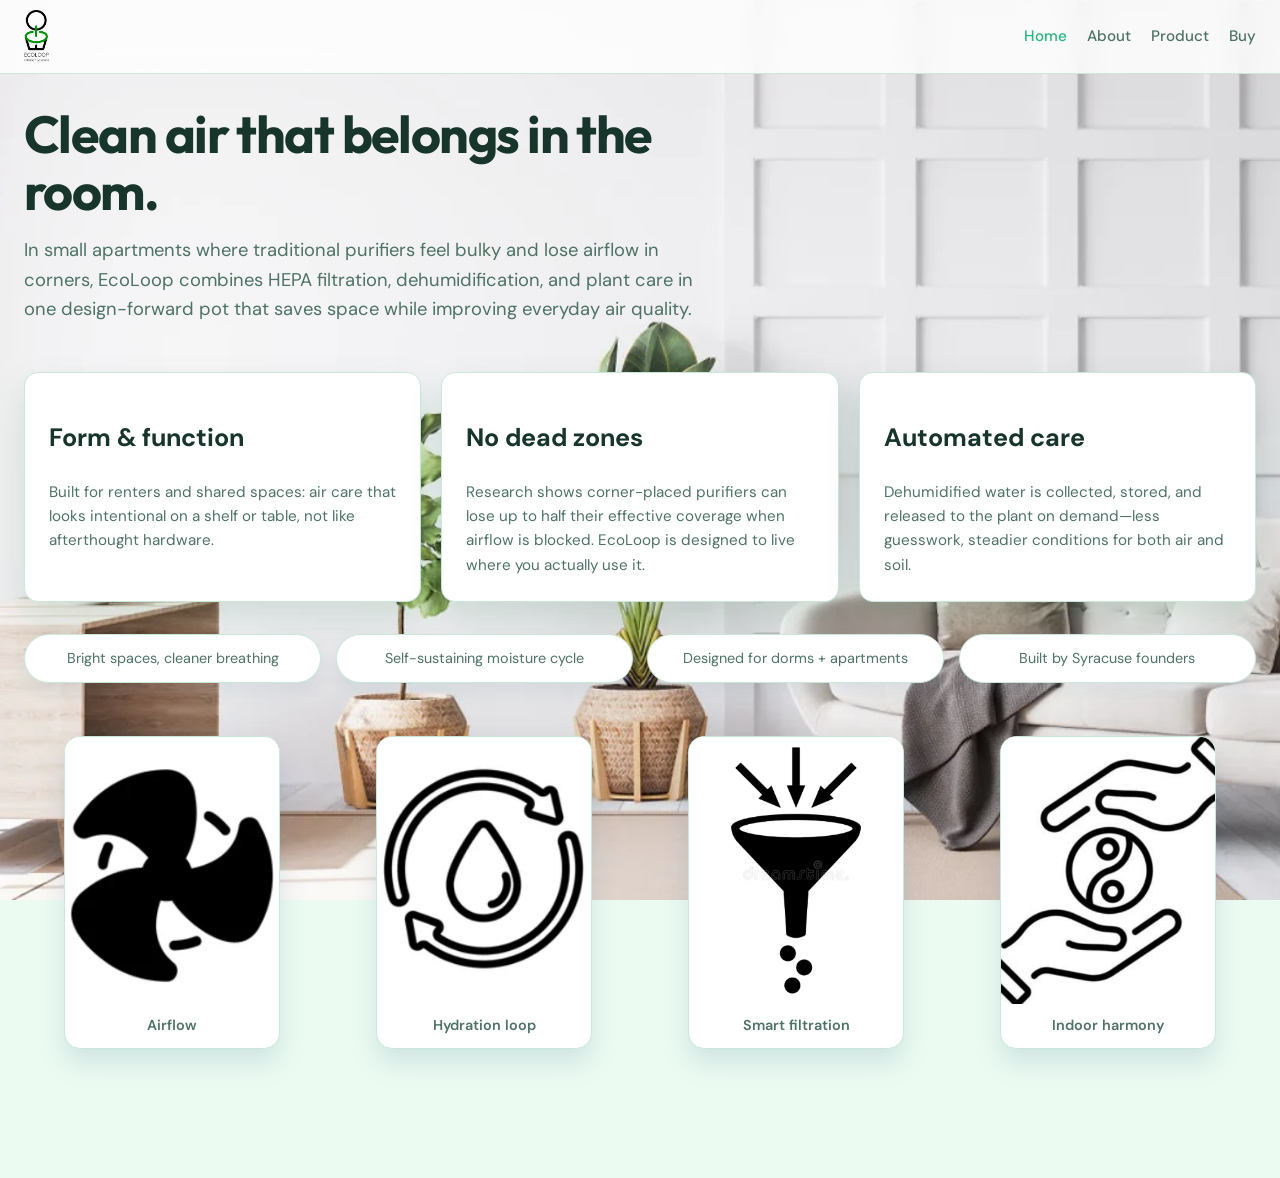
<file: index.html>
<!DOCTYPE html>
<html lang="en">
  <head>
    <meta charset="UTF-8" />
    <meta name="viewport" content="width=device-width, initial-scale=1" />
    <title>EcoLoop — Home</title>
    <link rel="preconnect" href="https://fonts.googleapis.com" />
    <link rel="preconnect" href="https://fonts.gstatic.com" crossorigin />
    <link
      href="https://fonts.googleapis.com/css2?family=DM+Sans:ital,opsz,wght@0,9..40,400;0,9..40,500;0,9..40,600;0,9..40,700;1,9..40,400&family=Outfit:wght@500;600;700&display=swap"
      rel="stylesheet"
    />
    <link rel="stylesheet" href="styles.css?v=20260415" />
  </head>
  <body class="home-page">
    <header class="site-header">
      <div class="header-inner">
        <a class="logo" href="index.html">
          <img
            class="logo-img"
            src="images/EcoLoopLogo.png?v=20260415"
            alt="EcoLoop — Filtration Solutions"
            width="194"
            height="392"
          />
        </a>
        <nav class="nav" aria-label="Main">
          <a href="index.html" aria-current="page">Home</a>
          <a href="about.html">About</a>
          <a href="product.html">Product</a>
          <a href="cart.html">Buy</a>
        </nav>
      </div>
    </header>

    <main>
      <section class="hero">
        <h1>Clean air that belongs in the room.</h1>
        <p class="lead">
          In small apartments where traditional purifiers feel bulky and lose airflow in corners,
          EcoLoop combines HEPA filtration, dehumidification, and plant care in one design-forward pot
          that saves space while improving everyday air quality.
        </p>

        <div class="grid-3">
          <article class="card">
            <h2>Form &amp; function</h2>
            <p>
              Built for renters and shared spaces: air care that looks intentional on a shelf or
              table, not like afterthought hardware.
            </p>
          </article>
          <article class="card">
            <h2>No dead zones</h2>
            <p>
              Research shows corner-placed purifiers can lose up to half their effective coverage when
              airflow is blocked. EcoLoop is designed to live where you actually use it.
            </p>
          </article>
          <article class="card">
            <h2>Automated care</h2>
            <p>
              Dehumidified water is collected, stored, and released to the plant on demand—less
              guesswork, steadier conditions for both air and soil.
            </p>
          </article>
        </div>

        <div class="highlight-strip">
          <div class="highlight-chip">Bright spaces, cleaner breathing</div>
          <div class="highlight-chip">Self-sustaining moisture cycle</div>
          <div class="highlight-chip">Designed for dorms + apartments</div>
          <div class="highlight-chip">Built by Syracuse founders</div>
        </div>

        <div class="hero-media-grid">
          <figure class="media-tile">
            <img src="images/airflow.png" alt="Airflow icon" loading="lazy" />
            <figcaption>Airflow</figcaption>
          </figure>
          <figure class="media-tile">
            <img src="images/hydrationloop.png" alt="Hydration loop icon" loading="lazy" />
            <figcaption>Hydration loop</figcaption>
          </figure>
          <figure class="media-tile">
            <img src="images/filtration.png" alt="Smart filtration icon" loading="lazy" />
            <figcaption>Smart filtration</figcaption>
          </figure>
          <figure class="media-tile">
            <img src="images/harmony.png" alt="Indoor harmony icon" loading="lazy" />
            <figcaption>Indoor harmony</figcaption>
          </figure>
        </div>
      </section>
    </main>
  </body>
</html>
</file>
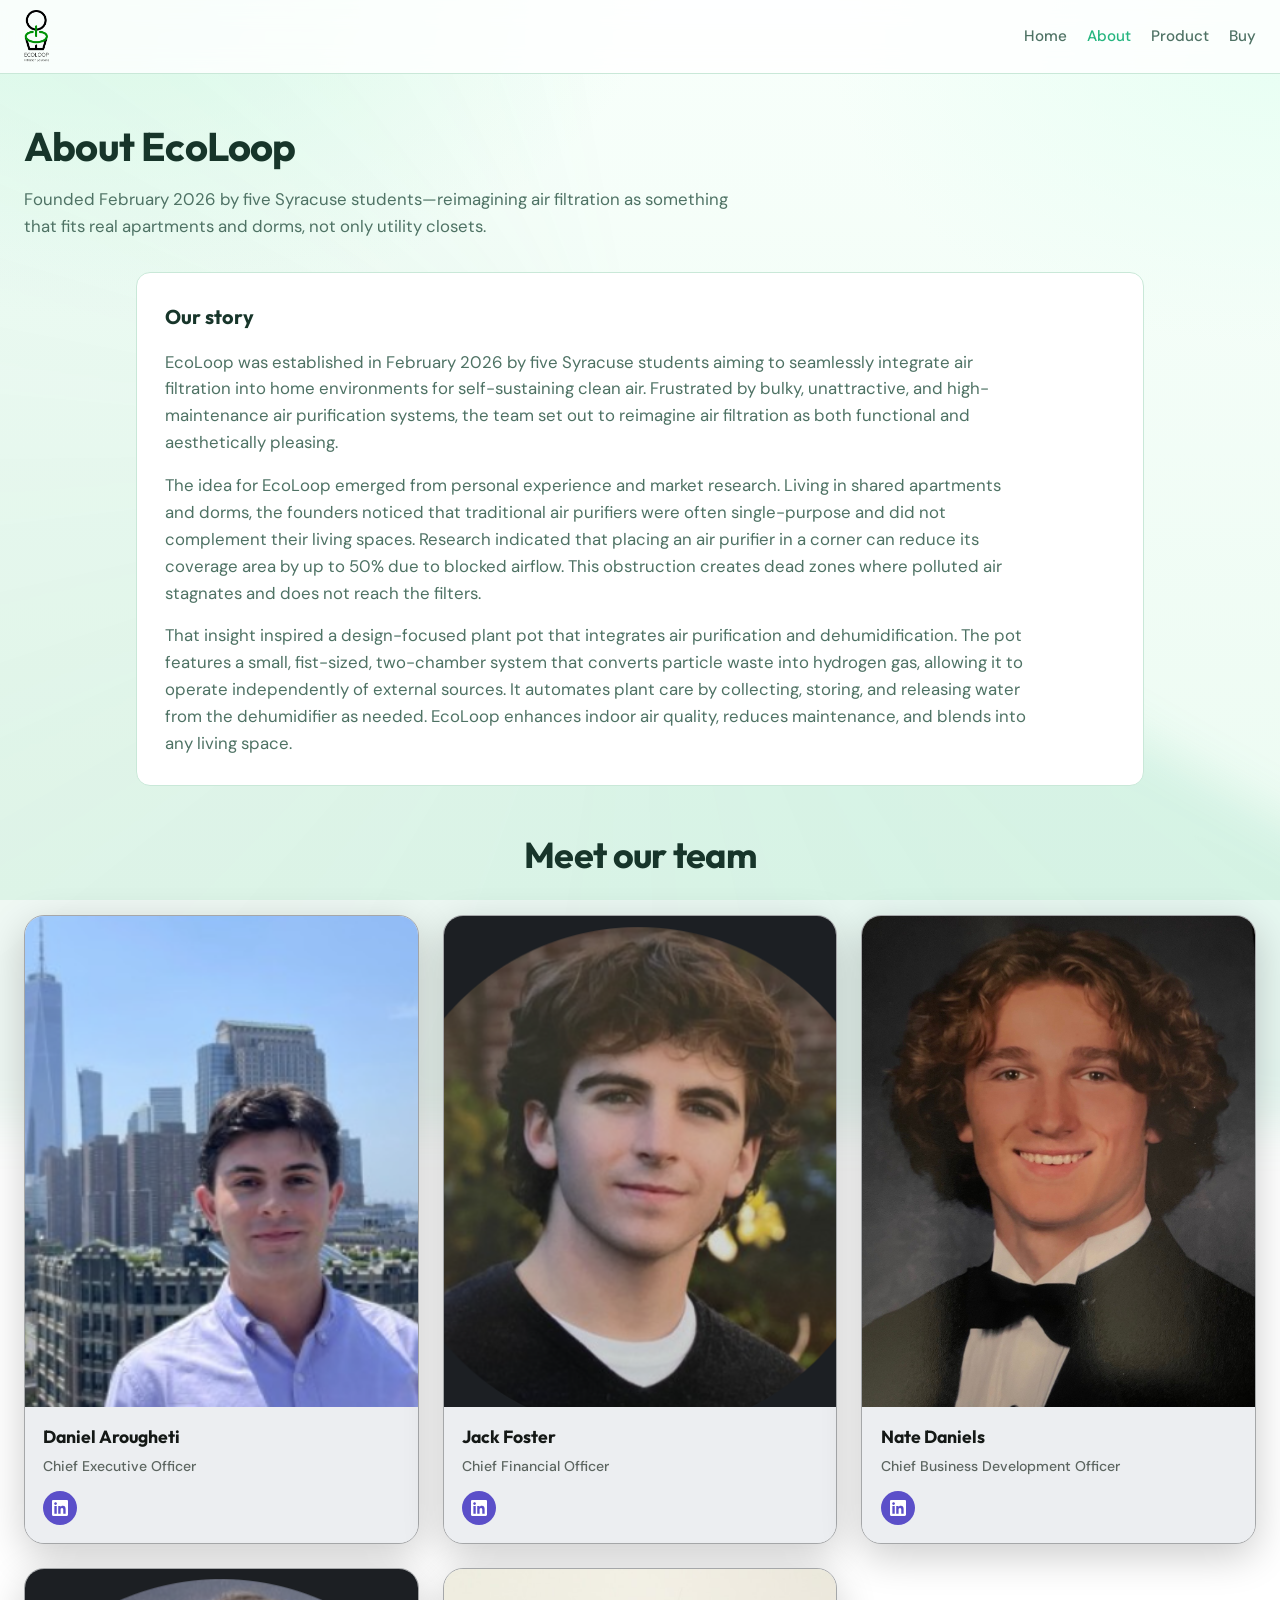
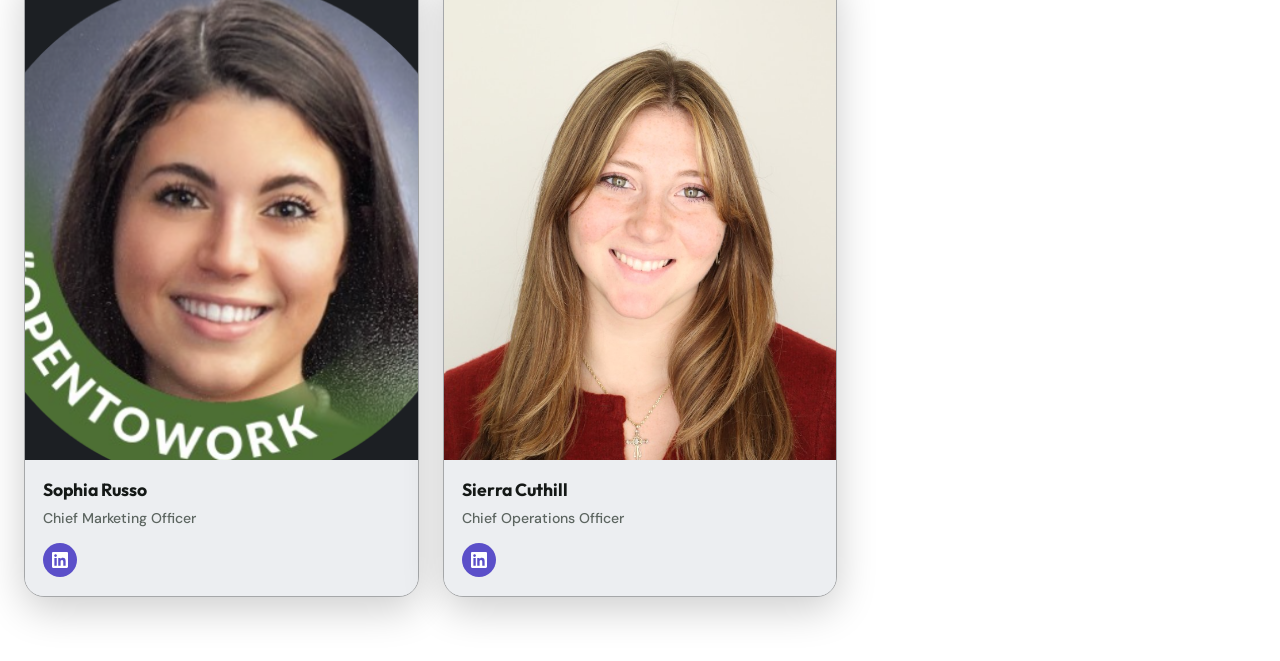
<file: about.html>
<!DOCTYPE html>
<html lang="en">
  <head>
    <meta charset="UTF-8" />
    <meta name="viewport" content="width=device-width, initial-scale=1" />
    <title>EcoLoop — About</title>
    <link rel="preconnect" href="https://fonts.googleapis.com" />
    <link rel="preconnect" href="https://fonts.gstatic.com" crossorigin />
    <link
      href="https://fonts.googleapis.com/css2?family=DM+Sans:ital,opsz,wght@0,9..40,400;0,9..40,500;0,9..40,600;0,9..40,700;1,9..40,400&family=Outfit:wght@500;600;700&display=swap"
      rel="stylesheet"
    />
    <link rel="stylesheet" href="styles.css?v=20260415" />
  </head>
  <body>
    <header class="site-header">
      <div class="header-inner">
        <a class="logo" href="index.html">
          <img
            class="logo-img"
            src="images/EcoLoopLogo.png?v=20260415"
            alt="EcoLoop — Filtration Solutions"
            width="194"
            height="392"
          />
        </a>
        <nav class="nav" aria-label="Main">
          <a href="index.html">Home</a>
          <a href="about.html" aria-current="page">About</a>
          <a href="product.html">Product</a>
          <a href="cart.html">Buy</a>
        </nav>
      </div>
    </header>

    <main>
      <h1 class="page-title">About EcoLoop</h1>
      <p class="subtitle">
        Founded February 2026 by five Syracuse students—reimagining air filtration as something that
        fits real apartments and dorms, not only utility closets.
      </p>

      <div class="panel prose story-section about-story-section">
        <h2>Our story</h2>
        <p>
          EcoLoop was established in February 2026 by five Syracuse students aiming to seamlessly
          integrate air filtration into home environments for self-sustaining clean air. Frustrated
          by bulky, unattractive, and high-maintenance air purification systems, the team set out to
          reimagine air filtration as both functional and aesthetically pleasing.
        </p>
        <p>
          The idea for EcoLoop emerged from personal experience and market research. Living in shared
          apartments and dorms, the founders noticed that traditional air purifiers were often
          single-purpose and did not complement their living spaces. Research indicated that placing
          an air purifier in a corner can reduce its coverage area by up to 50% due to blocked
          airflow. This obstruction creates dead zones where polluted air stagnates and does not reach
          the filters.
        </p>
        <p>
          That insight inspired a design-focused plant pot that integrates air purification and
          dehumidification. The pot features a small, fist-sized, two-chamber system that converts
          particle waste into hydrogen gas, allowing it to operate independently of external
          sources. It automates plant care by collecting, storing, and releasing water from the
          dehumidifier as needed. EcoLoop enhances indoor air quality, reduces maintenance, and blends
          into any living space.
        </p>
      </div>

      <section style="margin-top: 2.5rem">
        <div class="team-showcase">
          <h2 class="team-meet-title">Meet our team</h2>

          <div class="team-grid">
            <article class="team-card" tabindex="0">
              <div class="team-card-media">
                <div class="team-card-photo">
                  <img
                    src="images/team/daniel.png"
                    alt="Portrait of Daniel Arougheti"
                    width="400"
                    height="500"
                    loading="lazy"
                  />
                </div>
                <div class="team-card-overlay">
                  <p>
                    Daniel Arougheti is a dual marketing and advertising major at Syracuse University.
                    Daniel works on the digital team at Edelman Smithfield on new business pitches, media
                    briefings, and product launches for large financial clients such as Principal and
                    Morningstar. This role taught him the basic business processes for expanding client
                    channels, building publicity and positive brand regard, and pitching to investors.
                    Daniel previously co-owned and operated a neighborhood landscaping business that
                    generated over $30k in profit over 4 summers. These roles provided entrepreneurial
                    and management experience over both internal teams and external clients that make
                    Daniel a fitting person to oversee EcoLoop’s short and long-term goals.
                  </p>
                </div>
              </div>
              <div class="team-card-body">
                <h3>Daniel Arougheti</h3>
                <p class="team-card-title">Chief Executive Officer</p>
                <a
                  class="team-linkedin"
                  href="https://www.linkedin.com/"
                  target="_blank"
                  rel="noopener noreferrer"
                  aria-label="Daniel Arougheti on LinkedIn"
                >
                  <svg viewBox="0 0 24 24" fill="currentColor" aria-hidden="true">
                    <path
                      d="M20.447 20.452h-3.554v-5.569c0-1.328-.027-3.037-1.852-3.037-1.853 0-2.136 1.445-2.136 2.939v5.667H9.351V9h3.414v1.561h.046c.477-.9 1.637-1.85 3.37-1.85 3.601 0 4.267 2.37 4.267 5.455v6.286zM5.337 7.433c-1.144 0-2.063-.926-2.063-2.065 0-1.138.92-2.063 2.063-2.063 1.14 0 2.064.925 2.064 2.063 0 1.139-.925 2.065-2.064 2.065zm1.782 13.019H3.555V9h3.564v11.452zM22.225 0H1.771C.792 0 0 .774 0 1.729v20.542C0 23.227.792 24 1.771 24h20.451C23.2 24 24 23.227 24 22.271V1.729C24 .774 23.2 0 22.222 0h.003z"
                    />
                  </svg>
                </a>
              </div>
            </article>

            <article class="team-card" tabindex="0">
              <div class="team-card-media">
                <div class="team-card-photo">
                  <img
                    src="images/team/jack.png"
                    alt="Portrait of Jack Foster"
                    width="400"
                    height="500"
                    loading="lazy"
                  />
                </div>
                <div class="team-card-overlay">
                  <p>
                    Jack Foster is a dual Accounting and Finance major at Syracuse University. He
                    previously interned as a Concession Auditor for the Boston Red Sox to conduct daily
                    audits of concessions sales and activity and verify the accuracy of transactions and
                    inventory records. This role taught Jack how to analyze high-volume transaction data,
                    identify discrepancies, ensure compliance with internal controls, and understand how
                    real-time operational activity directly affects accurate financial reporting. This
                    experience equipped him with the analytical, operational, and communication skills
                    necessary to effectively oversee financial strategy, ensure accurate reporting, and
                    guide informed decision-making as Chief Financial Officer.
                  </p>
                </div>
              </div>
              <div class="team-card-body">
                <h3>Jack Foster</h3>
                <p class="team-card-title">Chief Financial Officer</p>
                <a
                  class="team-linkedin"
                  href="https://www.linkedin.com/"
                  target="_blank"
                  rel="noopener noreferrer"
                  aria-label="Jack Foster on LinkedIn"
                >
                  <svg viewBox="0 0 24 24" fill="currentColor" aria-hidden="true">
                    <path
                      d="M20.447 20.452h-3.554v-5.569c0-1.328-.027-3.037-1.852-3.037-1.853 0-2.136 1.445-2.136 2.939v5.667H9.351V9h3.414v1.561h.046c.477-.9 1.637-1.85 3.37-1.85 3.601 0 4.267 2.37 4.267 5.455v6.286zM5.337 7.433c-1.144 0-2.063-.926-2.063-2.065 0-1.138.92-2.063 2.063-2.063 1.14 0 2.064.925 2.064 2.063 0 1.139-.925 2.065-2.064 2.065zm1.782 13.019H3.555V9h3.564v11.452zM22.225 0H1.771C.792 0 0 .774 0 1.729v20.542C0 23.227.792 24 1.771 24h20.451C23.2 24 24 23.227 24 22.271V1.729C24 .774 23.2 0 22.222 0h.003z"
                    />
                  </svg>
                </a>
              </div>
            </article>

            <article class="team-card" tabindex="0">
              <div class="team-card-media">
                <div class="team-card-photo">
                  <img
                    src="images/team/nateheadshot.jpg"
                    alt="Portrait of Nate Daniels"
                    width="1270"
                    height="1693"
                    loading="lazy"
                  />
                </div>
                <div class="team-card-overlay">
                  <p>
                    Nathan Daniels is a Finance major at Syracuse University. He previously interned at
                    Dorset View Inc. as a private equity analyst, working with the investment team to
                    develop a competitive analysis that informed a valuation model for business
                    acquisitions. Nate also worked with SBA loans as methods for financing acquisitions. As
                    CBDO, Nate’s understanding of valuations and capital development are useful tools in
                    overseeing business development and growth.
                  </p>
                </div>
              </div>
              <div class="team-card-body">
                <h3>Nate Daniels</h3>
                <p class="team-card-title">Chief Business Development Officer</p>
                <a
                  class="team-linkedin"
                  href="https://www.linkedin.com/"
                  target="_blank"
                  rel="noopener noreferrer"
                  aria-label="Nate Daniels on LinkedIn"
                >
                  <svg viewBox="0 0 24 24" fill="currentColor" aria-hidden="true">
                    <path
                      d="M20.447 20.452h-3.554v-5.569c0-1.328-.027-3.037-1.852-3.037-1.853 0-2.136 1.445-2.136 2.939v5.667H9.351V9h3.414v1.561h.046c.477-.9 1.637-1.85 3.37-1.85 3.601 0 4.267 2.37 4.267 5.455v6.286zM5.337 7.433c-1.144 0-2.063-.926-2.063-2.065 0-1.138.92-2.063 2.063-2.063 1.14 0 2.064.925 2.064 2.063 0 1.139-.925 2.065-2.064 2.065zm1.782 13.019H3.555V9h3.564v11.452zM22.225 0H1.771C.792 0 0 .774 0 1.729v20.542C0 23.227.792 24 1.771 24h20.451C23.2 24 24 23.227 24 22.271V1.729C24 .774 23.2 0 22.222 0h.003z"
                    />
                  </svg>
                </a>
              </div>
            </article>

            <article class="team-card" tabindex="0">
              <div class="team-card-media">
                <div class="team-card-photo">
                  <img
                    src="images/team/sophia.png"
                    alt="Portrait of Sophia Russo"
                    width="400"
                    height="500"
                    loading="lazy"
                  />
                </div>
                <div class="team-card-overlay">
                  <p>
                    Sophia Russo is a dual Marketing and Business Management major at Syracuse University.
                    As a marketing intern at Defransisco and Falgitano law, Social Media manager for
                    Orange Crate Brewing, and a brand ambassador for WhatsApp, Sophia has developed strong
                    skills in brand strategy, content creation and digital marketing. Her ability to drive
                    brand awareness and audience engagement, connect with target audiences across
                    demographics and product categories make her a fitting CMO.
                  </p>
                </div>
              </div>
              <div class="team-card-body">
                <h3>Sophia Russo</h3>
                <p class="team-card-title">Chief Marketing Officer</p>
                <a
                  class="team-linkedin"
                  href="https://www.linkedin.com/"
                  target="_blank"
                  rel="noopener noreferrer"
                  aria-label="Sophia Russo on LinkedIn"
                >
                  <svg viewBox="0 0 24 24" fill="currentColor" aria-hidden="true">
                    <path
                      d="M20.447 20.452h-3.554v-5.569c0-1.328-.027-3.037-1.852-3.037-1.853 0-2.136 1.445-2.136 2.939v5.667H9.351V9h3.414v1.561h.046c.477-.9 1.637-1.85 3.37-1.85 3.601 0 4.267 2.37 4.267 5.455v6.286zM5.337 7.433c-1.144 0-2.063-.926-2.063-2.065 0-1.138.92-2.063 2.063-2.063 1.14 0 2.064.925 2.064 2.063 0 1.139-.925 2.065-2.064 2.065zm1.782 13.019H3.555V9h3.564v11.452zM22.225 0H1.771C.792 0 0 .774 0 1.729v20.542C0 23.227.792 24 1.771 24h20.451C23.2 24 24 23.227 24 22.271V1.729C24 .774 23.2 0 22.222 0h.003z"
                    />
                  </svg>
                </a>
              </div>
            </article>

            <article class="team-card" tabindex="0">
              <div class="team-card-media">
                <div class="team-card-photo">
                  <img
                    src="images/team/sierra.png"
                    alt="Portrait of Sierra Cuthill"
                    width="400"
                    height="500"
                    loading="lazy"
                  />
                </div>
                <div class="team-card-overlay">
                  <p>
                    Sierra Cuthill is a Business Analytics and Applied Data Analytics student at Syracuse
                    University. As a Web Developer Intern for an internal sales and ad operations team for
                    CTV publishers, Sierra used information studies skills to provide extensive business
                    insights, developed a working dashboard application using computer science tools,
                    designed a campaign tracker leveraging APIs to streamline advertising campaign
                    management, and built a heatmap of states and marketing areas using JSON data.
                    Overseeing daily business activities like supply chains or reviewing performance with
                    KPIs both require a keen eye for data that Sierra possesses.
                  </p>
                </div>
              </div>
              <div class="team-card-body">
                <h3>Sierra Cuthill</h3>
                <p class="team-card-title">Chief Operations Officer</p>
                <a
                  class="team-linkedin"
                  href="https://www.linkedin.com/"
                  target="_blank"
                  rel="noopener noreferrer"
                  aria-label="Sierra Cuthill on LinkedIn"
                >
                  <svg viewBox="0 0 24 24" fill="currentColor" aria-hidden="true">
                    <path
                      d="M20.447 20.452h-3.554v-5.569c0-1.328-.027-3.037-1.852-3.037-1.853 0-2.136 1.445-2.136 2.939v5.667H9.351V9h3.414v1.561h.046c.477-.9 1.637-1.85 3.37-1.85 3.601 0 4.267 2.37 4.267 5.455v6.286zM5.337 7.433c-1.144 0-2.063-.926-2.063-2.065 0-1.138.92-2.063 2.063-2.063 1.14 0 2.064.925 2.064 2.063 0 1.139-.925 2.065-2.064 2.065zm1.782 13.019H3.555V9h3.564v11.452zM22.225 0H1.771C.792 0 0 .774 0 1.729v20.542C0 23.227.792 24 1.771 24h20.451C23.2 24 24 23.227 24 22.271V1.729C24 .774 23.2 0 22.222 0h.003z"
                    />
                  </svg>
                </a>
              </div>
            </article>
          </div>
        </div>
      </section>
    </main>
  </body>
</html>
</file>
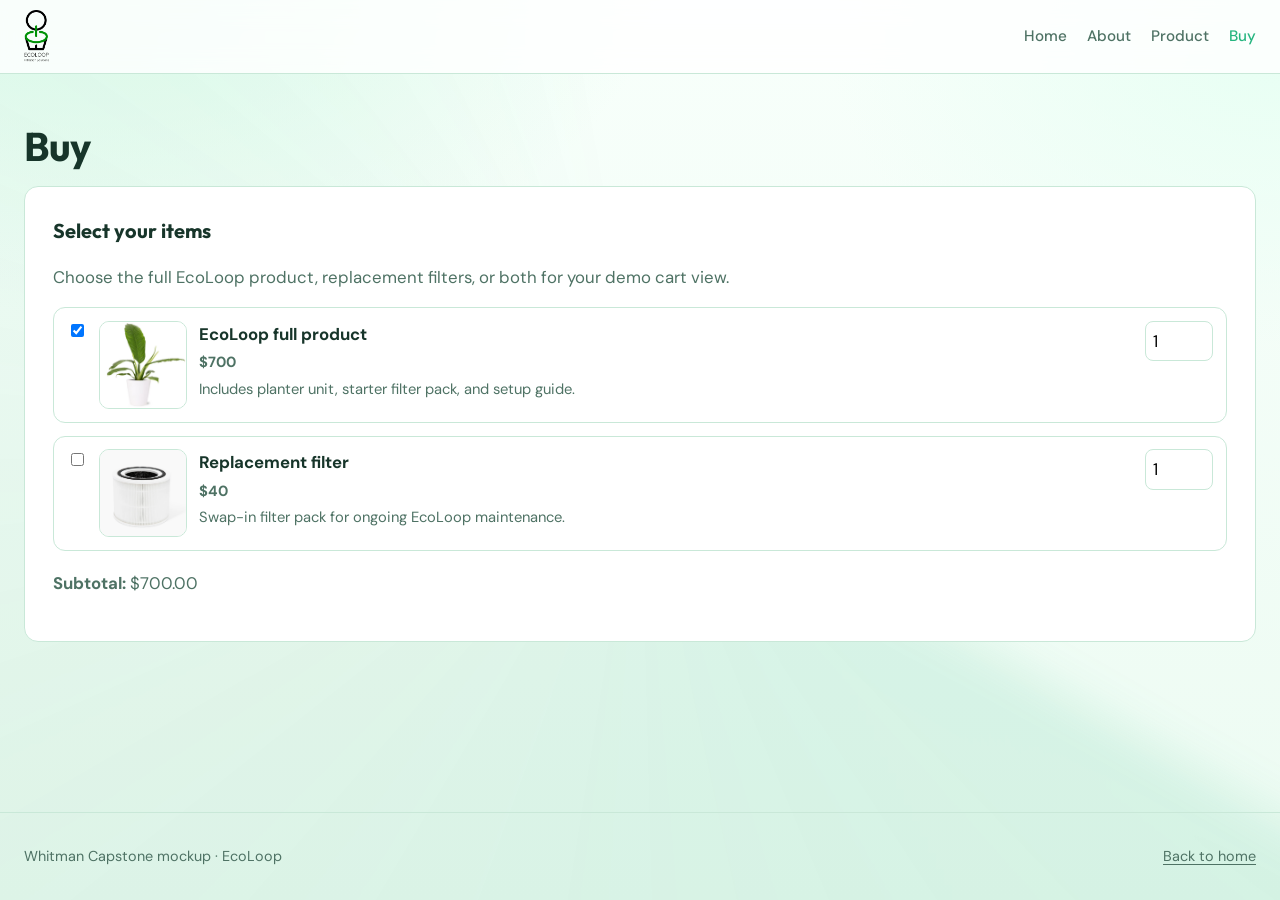
<file: cart.html>
<!DOCTYPE html>
<html lang="en">
  <head>
    <meta charset="UTF-8" />
    <meta name="viewport" content="width=device-width, initial-scale=1" />
    <title>EcoLoop — Buy</title>
    <link rel="preconnect" href="https://fonts.googleapis.com" />
    <link rel="preconnect" href="https://fonts.gstatic.com" crossorigin />
    <link
      href="https://fonts.googleapis.com/css2?family=DM+Sans:ital,opsz,wght@0,9..40,400;0,9..40,500;0,9..40,600;0,9..40,700;1,9..40,400&family=Outfit:wght@500;600;700&display=swap"
      rel="stylesheet"
    />
    <link rel="stylesheet" href="styles.css?v=20260415" />
  </head>
  <body>
    <header class="site-header">
      <div class="header-inner">
        <a class="logo" href="index.html">
          <img
            class="logo-img"
            src="images/EcoLoopLogo.png?v=20260415"
            alt="EcoLoop — Filtration Solutions"
            width="194"
            height="392"
          />
        </a>
        <nav class="nav" aria-label="Main">
          <a href="index.html">Home</a>
          <a href="about.html">About</a>
          <a href="product.html">Product</a>
          <a href="cart.html" aria-current="page">Buy</a>
        </nav>
      </div>
    </header>

    <main>
      <h1 class="page-title">Buy</h1>
      <div class="panel cart-panel">
        <h2>Select your items</h2>
        <p>Choose the full EcoLoop product, replacement filters, or both for your demo cart view.</p>

        <form class="cart-options" action="#" method="post">
          <label class="cart-option">
            <input
              type="checkbox"
              name="item_full_product"
              checked
              data-price="700"
              data-qty-input="qty_full_product"
            />
            <img
              class="cart-option-image"
              src="images/product.avif"
              alt="EcoLoop full product"
              loading="lazy"
            />
            <div>
              <strong>EcoLoop full product</strong>
              <p class="cart-price">$700</p>
              <p>Includes planter unit, starter filter pack, and setup guide.</p>
            </div>
            <input
              class="cart-qty"
              type="number"
              name="qty_full_product"
              min="1"
              value="1"
              data-role="item-quantity"
              aria-label="Quantity for EcoLoop full product"
            />
          </label>

          <label class="cart-option">
            <input
              type="checkbox"
              name="item_replacement_filter"
              data-price="40"
              data-qty-input="qty_replacement_filter"
            />
            <img
              class="cart-option-image"
              src="images/replacemetfilter.webp"
              alt="EcoLoop replacement filter"
              loading="lazy"
            />
            <div>
              <strong>Replacement filter</strong>
              <p class="cart-price">$40</p>
              <p>Swap-in filter pack for ongoing EcoLoop maintenance.</p>
            </div>
            <input
              class="cart-qty"
              type="number"
              name="qty_replacement_filter"
              min="1"
              value="1"
              data-role="item-quantity"
              aria-label="Quantity for replacement filter"
            />
          </label>
        </form>

        <p><strong>Subtotal:</strong> <span id="cart-subtotal">$0.00</span></p>
      </div>
    </main>

    <footer class="site-footer">
      <div class="footer-inner">
        <span>Whitman Capstone mockup · EcoLoop</span>
        <span><a href="index.html">Back to home</a></span>
      </div>
    </footer>

    <script>
      const itemChecks = document.querySelectorAll('.cart-option input[type="checkbox"]');
      const subtotalEl = document.getElementById("cart-subtotal");

      function updateSubtotal() {
        let subtotal = 0;

        itemChecks.forEach((checkbox) => {
          const qtyInputName = checkbox.dataset.qtyInput;
          const qtyInput = document.querySelector(`input[name="${qtyInputName}"]`);
          const unitPrice = Number(checkbox.dataset.price || 0);
          const qtyValue = Number(qtyInput?.value || 0);
          const qty = Number.isFinite(qtyValue) && qtyValue > 0 ? qtyValue : 1;

          if (qtyInput) {
            qtyInput.value = String(qty);
          }

          if (checkbox.checked) {
            subtotal += unitPrice * qty;
          }
        });

        subtotalEl.textContent = `$${subtotal.toLocaleString("en-US", {
          minimumFractionDigits: 2,
          maximumFractionDigits: 2,
        })}`;
      }

      itemChecks.forEach((checkbox) => {
        checkbox.addEventListener("change", updateSubtotal);

        const qtyInput = document.querySelector(`input[name="${checkbox.dataset.qtyInput}"]`);
        if (qtyInput) {
          qtyInput.addEventListener("input", updateSubtotal);
          qtyInput.addEventListener("change", updateSubtotal);
        }
      });

      updateSubtotal();
    </script>
  </body>
</html>
</file>
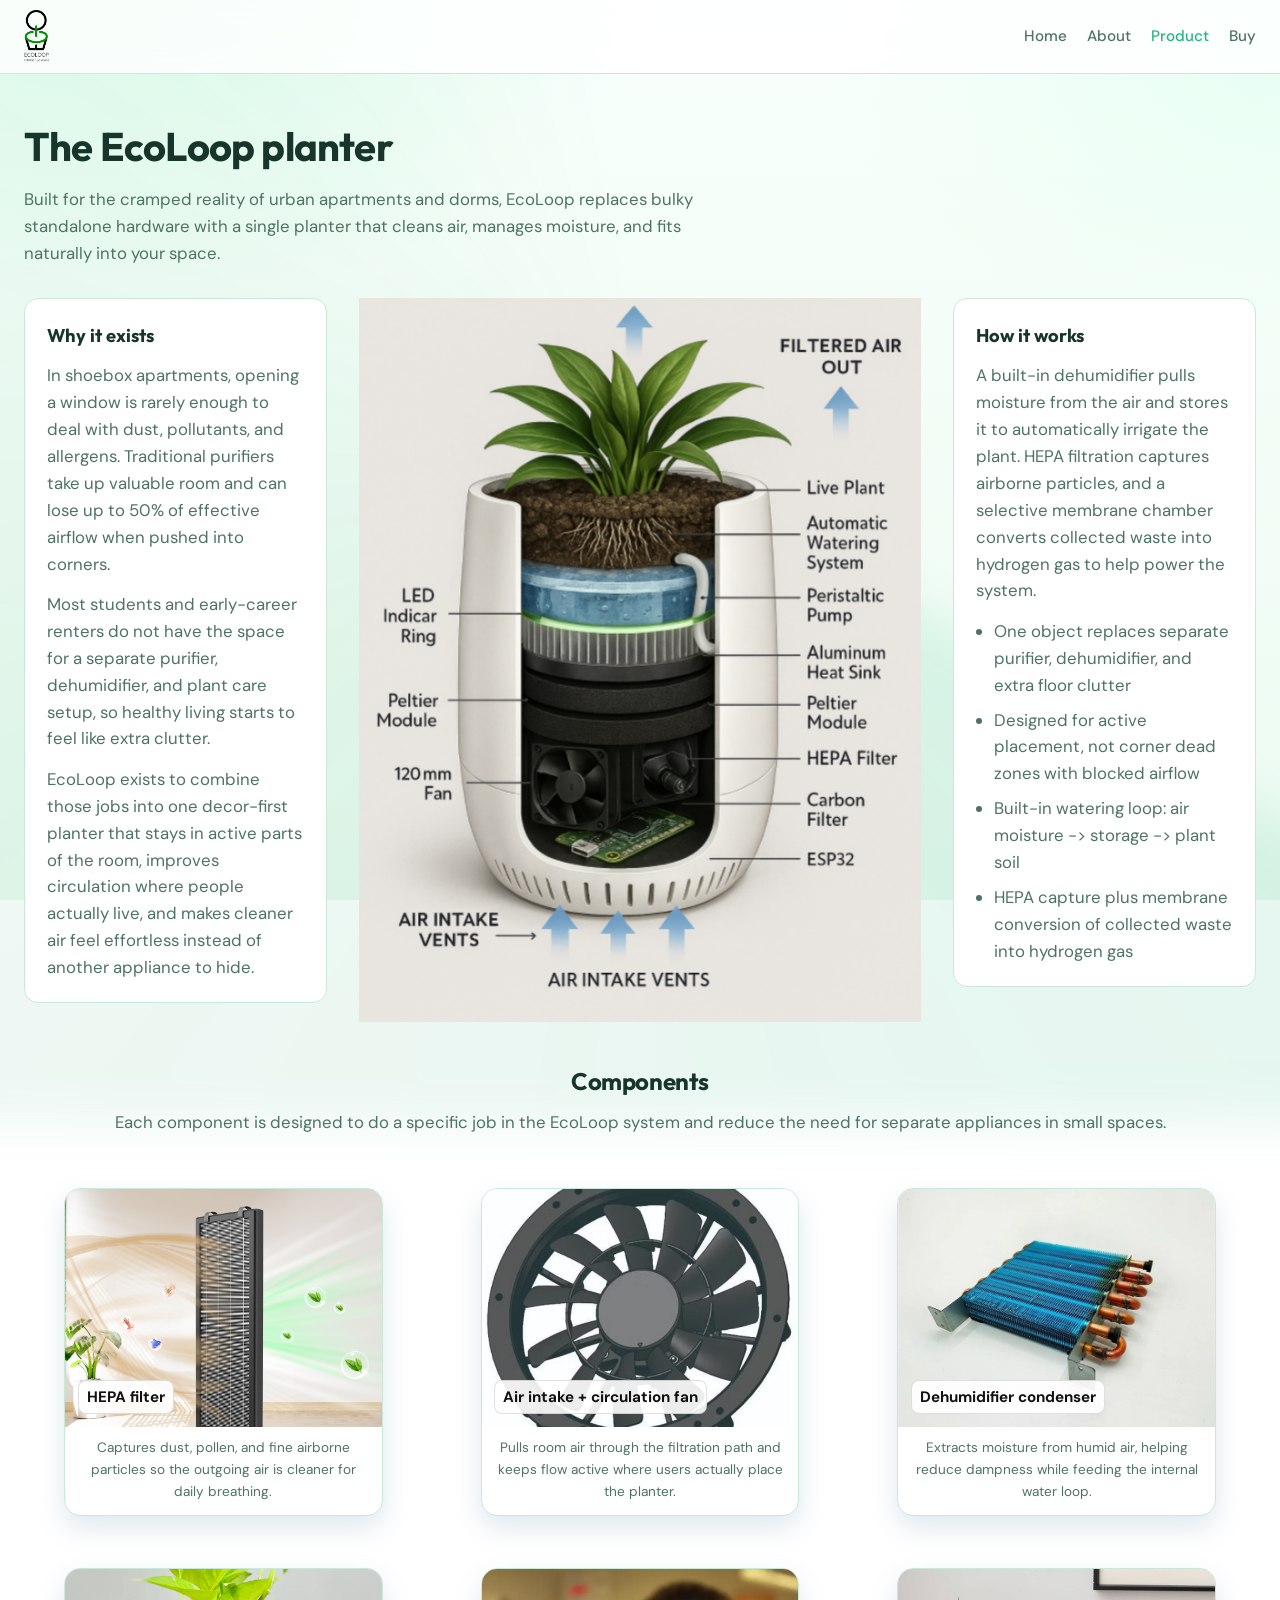
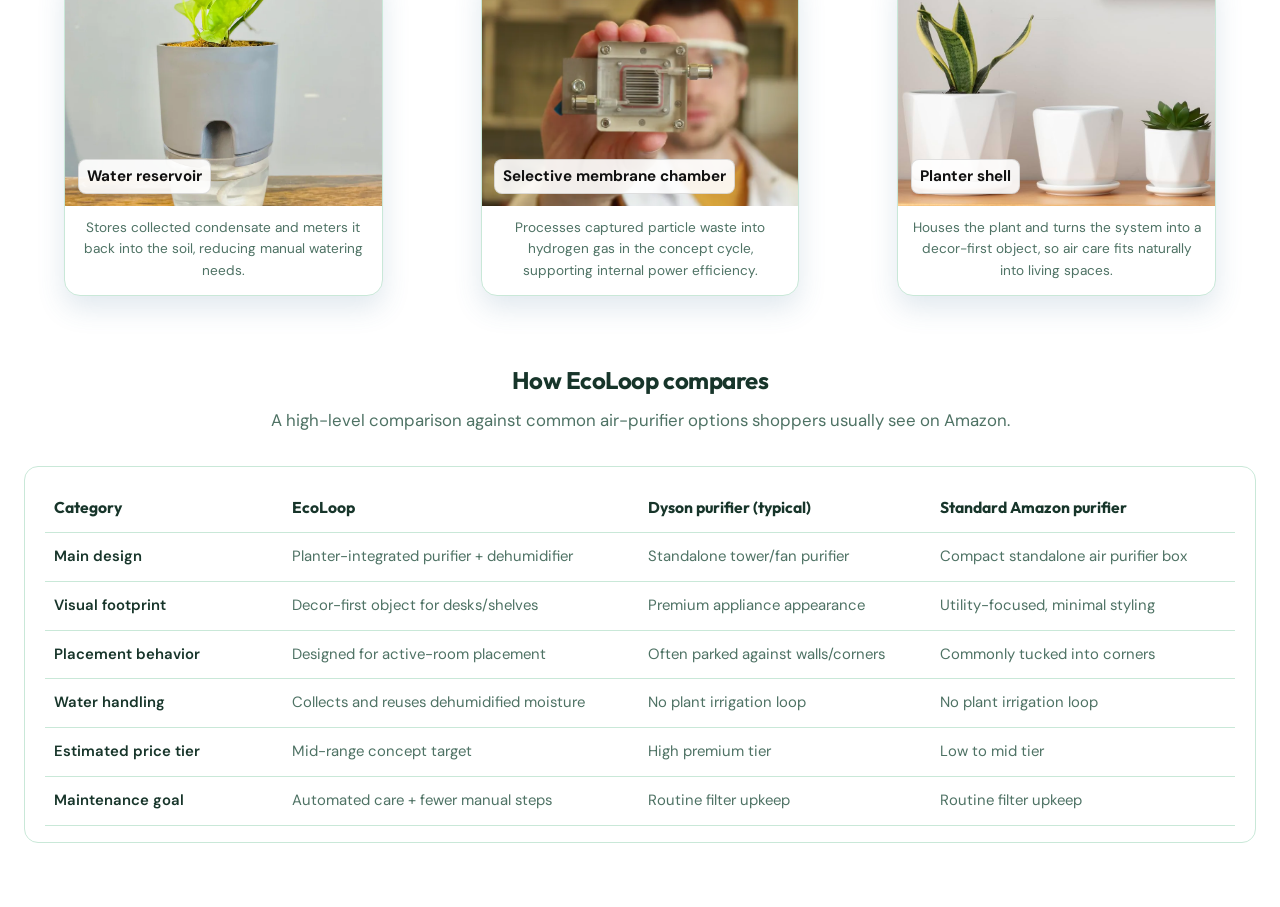
<file: product.html>
<!DOCTYPE html>
<html lang="en">
  <head>
    <meta charset="UTF-8" />
    <meta name="viewport" content="width=device-width, initial-scale=1" />
    <title>EcoLoop — Product</title>
    <link rel="preconnect" href="https://fonts.googleapis.com" />
    <link rel="preconnect" href="https://fonts.gstatic.com" crossorigin />
    <link
      href="https://fonts.googleapis.com/css2?family=DM+Sans:ital,opsz,wght@0,9..40,400;0,9..40,500;0,9..40,600;0,9..40,700;1,9..40,400&family=Outfit:wght@500;600;700&display=swap"
      rel="stylesheet"
    />
    <link rel="stylesheet" href="styles.css?v=20260415" />
  </head>
  <body>
    <header class="site-header">
      <div class="header-inner">
        <a class="logo" href="index.html">
          <img
            class="logo-img"
            src="images/EcoLoopLogo.png?v=20260415"
            alt="EcoLoop — Filtration Solutions"
            width="194"
            height="392"
          />
        </a>
        <nav class="nav" aria-label="Main">
          <a href="index.html">Home</a>
          <a href="about.html">About</a>
          <a href="product.html" aria-current="page">Product</a>
          <a href="cart.html">Buy</a>
        </nav>
      </div>
    </header>

    <main>
      <h1 class="page-title">The EcoLoop planter</h1>
      <p class="subtitle">
        Built for the cramped reality of urban apartments and dorms, EcoLoop replaces bulky standalone
        hardware with a single planter that cleans air, manages moisture, and fits naturally into your
        space.
      </p>

      <section class="product-hero">
        <article class="product-info-card">
          <h2>Why it exists</h2>
          <p>
            In shoebox apartments, opening a window is rarely enough to deal with dust, pollutants, and
            allergens. Traditional purifiers take up valuable room and can lose up to 50% of effective
            airflow when pushed into corners.
          </p>
          <p>
            Most students and early-career renters do not have the space for a separate purifier,
            dehumidifier, and plant care setup, so healthy living starts to feel like extra clutter.
          </p>
          <p>
            EcoLoop exists to combine those jobs into one decor-first planter that stays in active parts
            of the room, improves circulation where people actually live, and makes cleaner air feel
            effortless instead of another appliance to hide.
          </p>
        </article>
        <div class="product-visual">
          <img
            class="product-mockup"
            src="images/mockup.png"
            alt="Cutaway mockup of the EcoLoop planter showing internal filtration and airflow components"
            width="553"
            height="740"
            loading="lazy"
          />
        </div>
        <article class="product-info-card">
          <h2>How it works</h2>
          <p>
            A built-in dehumidifier pulls moisture from the air and stores it to automatically irrigate
            the plant. HEPA filtration captures airborne particles, and a selective membrane chamber
            converts collected waste into hydrogen gas to help power the system.
          </p>
          <ul>
            <li>One object replaces separate purifier, dehumidifier, and extra floor clutter</li>
            <li>Designed for active placement, not corner dead zones with blocked airflow</li>
            <li>Built-in watering loop: air moisture -&gt; storage -&gt; plant soil</li>
            <li>HEPA capture plus membrane conversion of collected waste into hydrogen gas</li>
          </ul>
        </article>
      </section>


      <section style="margin-top: 2.5rem; text-align: center">
        <h1 class="page-title" style="font-size: 1.5rem">Components</h1>
        <p class="subtitle" style="max-width: 1300px; margin-left: auto; margin-right: auto">
          Each component is designed to do a specific job in the EcoLoop system and reduce the need for
          separate appliances in small spaces.
        </p>
        <div class="product-showcase">
          <figure class="product-shot">
            <div class="product-shot-visual visual-a">
              <img src="images/HEPAfilter.jpg" alt="HEPA filter" loading="lazy" />
              <span>HEPA filter </span>
            </div>
            <figcaption>
              Captures dust, pollen, and fine airborne particles so the outgoing air is cleaner for daily
              breathing.
            </figcaption>
          </figure>
          <figure class="product-shot">
            <div class="product-shot-visual visual-b">
              <img src="images/airintake.avif" alt="Air intake and circulation fan" loading="lazy" />
              <span>Air intake + circulation fan</span>
            </div>
            <figcaption>
              Pulls room air through the filtration path and keeps flow active where users actually place
              the planter.
            </figcaption>
          </figure>
          <figure class="product-shot">
            <div class="product-shot-visual visual-c">
              <img src="images/dehumidifycondense.webp" alt="Dehumidifier condenser" loading="lazy" />
              <span>Dehumidifier condenser</span>
            </div>
            <figcaption>
              Extracts moisture from humid air, helping reduce dampness while feeding the internal water
              loop.
            </figcaption>
          </figure>
          <figure class="product-shot">
            <div class="product-shot-visual visual-a">
              <img src="images/resiovor.webp" alt="Water reservoir" loading="lazy" />
              <span>Water reservoir </span>
            </div>
            <figcaption>
              Stores collected condensate and meters it back into the soil, reducing manual watering needs.
            </figcaption>
          </figure>
          <figure class="product-shot">
            <div class="product-shot-visual visual-b">
              <img src="images/solar.webp" alt="Selective membrane chamber" loading="lazy" />
              <span>Selective membrane chamber</span>
            </div>
            <figcaption>
              Processes captured particle waste into hydrogen gas in the concept cycle, supporting internal
              power efficiency.
            </figcaption>
          </figure>
          <figure class="product-shot">
            <div class="product-shot-visual visual-c">
              <img src="images/pot.jpg" alt="Planter shell" loading="lazy" />
              <span>Planter shell</span>
            </div>
            <figcaption>
              Houses the plant and turns the system into a decor-first object, so air care fits naturally
              into living spaces.
            </figcaption>
          </figure>
        </div>
      </section>

      <section style="margin-top: 3rem; text-align: center;">
        <h2 class="page-title" style="font-size: 1.5rem">How EcoLoop compares</h2>
        <p class="subtitle" style="text-align: center; white-space: nowrap; max-width: none;">
          A high-level comparison against common air-purifier options shoppers usually see on Amazon.
        </p>
        <div class="comparison-wrap panel" style="padding: 1rem 1.25rem">
          <table class="comparison-table">
            <thead>
              <tr>
                <th scope="col">Category</th>
                <th scope="col">EcoLoop</th>
                <th scope="col">Dyson purifier (typical)</th>
                <th scope="col">Standard Amazon purifier</th>
              </tr>
            </thead>
            <tbody>
              <tr>
                <th scope="row">Main design</th>
                <td>Planter-integrated purifier + dehumidifier</td>
                <td>Standalone tower/fan purifier</td>
                <td>Compact standalone air purifier box</td>
              </tr>
              <tr>
                <th scope="row">Visual footprint</th>
                <td>Decor-first object for desks/shelves</td>
                <td>Premium appliance appearance</td>
                <td>Utility-focused, minimal styling</td>
              </tr>
              <tr>
                <th scope="row">Placement behavior</th>
                <td>Designed for active-room placement</td>
                <td>Often parked against walls/corners</td>
                <td>Commonly tucked into corners</td>
              </tr>
              <tr>
                <th scope="row">Water handling</th>
                <td>Collects and reuses dehumidified moisture</td>
                <td>No plant irrigation loop</td>
                <td>No plant irrigation loop</td>
              </tr>
              <tr>
                <th scope="row">Estimated price tier</th>
                <td>Mid-range concept target</td>
                <td>High premium tier</td>
                <td>Low to mid tier</td>
              </tr>
              <tr>
                <th scope="row">Maintenance goal</th>
                <td>Automated care + fewer manual steps</td>
                <td>Routine filter upkeep</td>
                <td>Routine filter upkeep</td>
              </tr>
            </tbody>
          </table>
        </div>
      </section>
  </body>
</html>
</file>
<file: styles.css>
/* EcoLoop — shared styles */
:root {
  --bg: #f2fff7;
  --bg-elevated: #ffffff;
  --surface: #e8f9ef;
  --text: #17352a;
  --text-muted: #4e7264;
  --accent: #25b57f;
  --accent-dim: #2e9f69;
  --ring: #c9e8d8;
  --font-sans: "DM Sans", system-ui, sans-serif;
  --font-display: "Outfit", var(--font-sans);
  --radius: 14px;
  --shadow: 0 16px 34px rgba(39, 112, 77, 0.16);
  --page-gutter: 1.5rem;
}

*,
*::before,
*::after {
  box-sizing: border-box;
}

html {
  scroll-behavior: smooth;
}

body {
  margin: 0;
  min-height: 100vh;
  display: flex;
  flex-direction: column;
  font-family: var(--font-sans);
  font-size: 1.05rem;
  line-height: 1.6;
  color: var(--text);
  background: radial-gradient(1000px 700px at 8% -10%, #d9fbe9 0%, transparent 58%),
    radial-gradient(900px 600px at 100% 5%, #e7fff3 0%, transparent 50%),
    linear-gradient(180deg, #f8fffb 0%, #ecfbf2 100%);
  background-attachment: fixed;
}

body::before {
  content: "";
  position: fixed;
  inset: -25%;
  background: conic-gradient(from 120deg, rgba(37, 181, 127, 0.12), rgba(46, 159, 105, 0.08), transparent 65%);
  filter: blur(24px);
  z-index: -1;
  animation: drift 20s linear infinite;
}

.home-page {
  background-color: #ecfbf2;
  background-image: url("./images/minimalisthome.webp"), url("images/minimalisthome.webp");
  background-position: center;
  background-size: cover;
  background-attachment: fixed;
  background-repeat: no-repeat;
}

.home-page::before {
  display: none;
}

.home-page main {
  padding-top: 1.25rem;
}

.home-page .hero {
  padding-top: 0.75rem;
}

a {
  color: var(--accent);
  text-decoration-thickness: 1px;
  text-underline-offset: 3px;
}

a:hover {
  color: #1f8f62;
}

img {
  max-width: 100%;
  height: auto;
  display: block;
}

.site-header {
  position: sticky;
  top: 0;
  z-index: 50;
  border-bottom: 1px solid var(--ring);
  background: color-mix(in srgb, #ffffff 82%, transparent);
  backdrop-filter: blur(12px);
}

.header-inner {
  box-sizing: border-box;
  width: 100%;
  max-width: none;
  margin: 0;
  padding: 0.65rem var(--page-gutter);
  min-height: 72px;
  display: flex;
  align-items: center;
  justify-content: space-between;
  gap: 1rem;
}

.logo {
  text-decoration: none;
  display: inline-flex;
  align-items: center;
  flex-shrink: 0;
  line-height: 0;
  border-radius: 10px;
}

.logo:focus-visible {
  outline: 2px solid var(--accent);
  outline-offset: 4px;
}

.logo-img {
  height: 52px;
  width: auto;
  display: block;
  object-fit: contain;
}

.nav {
  display: flex;
  flex-wrap: wrap;
  gap: 0.35rem 1.25rem;
  align-items: center;
}

.nav a {
  color: var(--text-muted);
  text-decoration: none;
  font-weight: 500;
  font-size: 0.95rem;
}

.nav a:hover {
  color: var(--text);
}

.nav a[aria-current="page"] {
  color: var(--accent);
}

main {
  box-sizing: border-box;
  width: 100%;
  max-width: none;
  margin: 0;
  padding: 2.5rem var(--page-gutter) 4rem;
}

.hero {
  padding: 2rem 0 3rem;
}

.hero h1 {
  font-family: var(--font-display);
  font-size: clamp(2.25rem, 5vw, 3.25rem);
  line-height: 1.1;
  letter-spacing: -0.03em;
  margin: 0 0 1rem;
  max-width: 18ch;
}

.lead {
  font-size: 1.15rem;
  color: var(--text-muted);
  max-width: 52ch;
  margin: 0 0 1.75rem;
}

.btn-row {
  display: flex;
  flex-wrap: wrap;
  gap: 0.75rem;
}

.btn {
  display: inline-flex;
  align-items: center;
  justify-content: center;
  padding: 0.75rem 1.25rem;
  border-radius: 999px;
  font-weight: 600;
  font-size: 0.95rem;
  text-decoration: none;
  border: 1px solid transparent;
  cursor: pointer;
  transition: transform 0.15s ease, background 0.15s ease, border-color 0.15s ease;
}

.btn:active {
  transform: scale(0.98);
}

.btn-primary {
  background: linear-gradient(135deg, var(--accent) 0%, var(--accent-dim) 100%);
  color: #ffffff;
}

.btn-primary:hover {
  filter: brightness(1.06);
  color: #ffffff;
}

.btn-ghost {
  background: #ffffff;
  border-color: var(--ring);
  color: var(--text);
}

.btn-ghost:hover {
  border-color: var(--accent-dim);
  color: var(--accent);
}

.grid-3 {
  display: grid;
  gap: 1.25rem;
  margin-top: 3rem;
}

@media (min-width: 720px) {
  .grid-3 {
    grid-template-columns: repeat(3, 1fr);
  }
}

.card {
  background: var(--bg-elevated);
  border: 1px solid var(--ring);
  border-radius: var(--radius);
  padding: 1.5rem;
  box-shadow: var(--shadow);
  transition: transform 0.25s ease, box-shadow 0.25s ease;
}

.card:hover {
  transform: translateY(-4px);
  box-shadow: 0 20px 38px rgba(44, 106, 145, 0.2);
}

.card h3 {
  font-family: var(--font-display);
  margin: 0 0 0.5rem;
  font-size: 1.1rem;
}

.card p {
  margin: 0;
  color: var(--text-muted);
  font-size: 0.95rem;
}

.icon-pill {
  width: 42px;
  height: 42px;
  border-radius: 12px;
  background: var(--surface);
  border: 1px solid var(--ring);
  display: grid;
  place-items: center;
  margin-bottom: 1rem;
  font-size: 1.1rem;
}

.page-title {
  font-family: var(--font-display);
  font-size: clamp(1.75rem, 4vw, 2.5rem);
  letter-spacing: -0.02em;
  margin: 0 0 0.5rem;
}

.subtitle {
  color: var(--text-muted);
  margin: 0 0 2rem;
  max-width: 60ch;
}

.prose p {
  margin: 0 0 1rem;
  color: var(--text-muted);
}

.prose p:last-child {
  margin-bottom: 0;
}

.story-section {
  max-width: 84ch;
  margin: 0 auto;
  text-align: center;
  padding: 2rem 2.2rem;
}

.story-section h2 {
  margin: 0 0 1rem;
  font-family: var(--font-display);
  font-size: clamp(1.45rem, 3vw, 1.85rem);
}

.story-section p {
  max-width: 72ch;
  margin-left: auto;
  margin-right: auto;
}

.about-story-section {
  text-align: left;
}

.about-story-section h2 {
  text-align: left;
}

.about-story-section p {
  margin-left: 0;
  margin-right: 0;
}

.mission-block {
  border-left: 3px solid var(--accent);
  padding: 0.35rem 0 0.35rem 1.25rem;
  margin: 0 0 2rem;
  color: var(--text);
  background: rgba(255, 255, 255, 0.75);
  border-radius: 12px;
  box-shadow: 0 10px 24px rgba(49, 106, 141, 0.08);
  font-size: 1.12rem;
  line-height: 1.55;
  max-width: 68ch;
}

.mission-block p {
  margin: 0;
}

.team-showcase {
  margin-top: 2.5rem;
  text-align: center;
}

.team-showcase > .subtitle {
  margin-left: auto;
  margin-right: auto;
}

.team-meet-title {
  font-family: var(--font-display);
  font-size: clamp(1.65rem, 3.5vw, 2.25rem);
  font-weight: 700;
  letter-spacing: -0.02em;
  margin: 0 0 0.5rem;
  color: var(--text);
}

.team-grid {
  display: grid;
  gap: 1.5rem;
  margin-top: 2rem;
  text-align: left;
  grid-template-columns: 1fr;
}

@media (min-width: 640px) {
  .team-grid {
    grid-template-columns: repeat(2, 1fr);
  }
}

@media (min-width: 1024px) {
  .team-grid {
    grid-template-columns: repeat(3, 1fr);
  }
}

.team-card {
  --card-bg: #eceef1;
  --card-text: #141816;
  --card-muted: #5c6560;
  --card-accent: #5b4fc9;
  background: var(--card-bg);
  border-radius: 20px;
  overflow: hidden;
  box-shadow: 0 12px 40px rgba(0, 0, 0, 0.2);
  border: 1px solid color-mix(in srgb, var(--card-bg) 70%, #000);
  transition: transform 0.2s ease, box-shadow 0.2s ease;
}

@media (hover: hover) {
  .team-card:hover {
    transform: translateY(-3px);
    box-shadow: 0 18px 48px rgba(0, 0, 0, 0.28);
  }
}

.team-card:focus-within {
  outline: 2px solid var(--accent);
  outline-offset: 3px;
}

.team-card-media {
  position: relative;
  aspect-ratio: 4 / 5;
  overflow: hidden;
  background: #d8dde4;
}

.team-card-photo {
  width: 100%;
  height: 100%;
  display: grid;
  place-items: center;
  font-family: var(--font-display);
  font-size: clamp(2.5rem, 8vw, 3.5rem);
  font-weight: 700;
  color: rgba(255, 255, 255, 0.92);
  text-shadow: 0 1px 2px rgba(0, 0, 0, 0.25);
}

.team-card:nth-child(1) .team-card-photo {
  background: linear-gradient(155deg, #2a6b52, #1a3d30);
}

.team-card:nth-child(2) .team-card-photo {
  background: linear-gradient(155deg, #3d5a80, #243a52);
}

.team-card:nth-child(3) .team-card-photo {
  background: linear-gradient(155deg, #5c4a7a, #352848);
}

.team-card:nth-child(4) .team-card-photo {
  background: linear-gradient(155deg, #8b4d6b, #4d2638);
}

.team-card:nth-child(5) .team-card-photo {
  background: linear-gradient(155deg, #4a6fa5, #2a4266);
}

.team-card-photo img {
  width: 100%;
  height: 100%;
  object-fit: cover;
}

.team-card-overlay {
  position: absolute;
  inset: 0;
  padding: 1.15rem 1.25rem;
  background: rgba(15, 20, 18, 0.92);
  color: var(--text);
  font-size: clamp(0.95rem, 2.1vw, 1.1rem);
  line-height: 1.55;
  overflow-y: auto;
  opacity: 0;
  visibility: hidden;
  pointer-events: none;
  transition: opacity 0.28s ease, visibility 0.28s ease;
}

.team-card-overlay p {
  margin: 0;
  color: #c5d4cc;
}

@media (prefers-reduced-motion: reduce) {
  .team-card-overlay {
    transition: none;
  }

  .team-card {
    transition: none;
  }
}

.team-card:hover .team-card-overlay,
.team-card:focus-within .team-card-overlay {
  opacity: 1;
  visibility: visible;
  pointer-events: auto;
}

.team-card-body {
  padding: 1rem 1.15rem 1.15rem;
  background: var(--card-bg);
}

.team-card-body h3 {
  font-family: var(--font-display);
  margin: 0 0 0.2rem;
  font-size: 1.1rem;
  font-weight: 700;
  color: var(--card-text);
}

.team-card-title {
  margin: 0 0 0.85rem;
  font-size: 0.88rem;
  color: var(--card-muted);
  font-weight: 500;
}

.team-linkedin {
  display: inline-flex;
  align-items: center;
  justify-content: center;
  width: 34px;
  height: 34px;
  border-radius: 50%;
  background: var(--card-accent);
  color: #fff;
  text-decoration: none;
  transition: transform 0.15s ease, filter 0.15s ease;
}

.team-linkedin:hover {
  filter: brightness(1.08);
  color: #fff;
}

.team-linkedin svg {
  width: 16px;
  height: 16px;
}

.panel {
  background: var(--bg-elevated);
  border: 1px solid var(--ring);
  border-radius: var(--radius);
  padding: 1.75rem;
}

.panel h2 {
  font-family: var(--font-display);
  font-size: 1.25rem;
  margin: 0 0 1rem;
}

.panel ul {
  margin: 0;
  padding-left: 1.2rem;
  color: var(--text-muted);
}

.panel li + li {
  margin-top: 0.5rem;
}

.product-hero {
  display: grid;
  gap: 1.5rem;
  align-items: center;
}

@media (min-width: 900px) {
  .product-hero {
    grid-template-columns: minmax(220px, 0.78fr) minmax(500px, 1.45fr) minmax(220px, 0.78fr);
    gap: 2rem;
  }
}

.product-visual {
  display: flex;
  justify-content: center;
  align-items: center;
  overflow: visible;
}

.product-info-card {
  background: var(--bg-elevated);
  border: 1px solid var(--ring);
  border-radius: var(--radius);
  padding: 1.35rem;
  color: var(--text-muted);
  align-self: start;
}

.product-info-card h2 {
  margin: 0 0 0.75rem;
  font-family: var(--font-display);
  font-size: 1.15rem;
  color: var(--text);
}

.product-info-card p {
  margin: 0;
}

.product-info-card p + p {
  margin-top: 0.85rem;
}

.product-info-card ul {
  margin: 0.85rem 0 0;
  padding-left: 1.1rem;
}

.product-info-card li + li {
  margin-top: 0.5rem;
}

@keyframes spin {
  to {
    transform: rotate(360deg);
  }
}

.product-mockup {
  width: min(680px, 100%);
  max-width: 100%;
  height: auto;
  object-fit: contain;
}

@media (max-width: 899px) {
  .product-hero {
    grid-template-columns: 1fr;
  }

  .product-visual {
    order: -1;
  }

  .product-mockup {
    width: 100%;
    max-width: 420px;
  }
}

.product-hero-actions {
  margin-top: 1.1rem;
  justify-content: center;
}

.hero-media-grid {
  margin-top: 2.25rem;
  display: grid;
  gap: 1rem;
  grid-template-columns: repeat(2, 1fr);
}

@media (min-width: 900px) {
  .hero-media-grid {
    grid-template-columns: repeat(4, 1fr);
  }
}

.media-tile {
  display: flex;
  flex-direction: column;
  border-radius: 16px;
  overflow: hidden;
  border: 1px solid var(--ring);
  background: #ffffff;
  box-shadow: 0 14px 26px rgba(58, 109, 145, 0.16);
  animation: bob 6s ease-in-out infinite;
}

.media-tile:nth-child(2n) {
  animation-delay: 0.8s;
}

.media-tile img {
  width: 100%;
  aspect-ratio: 4 / 5;
  height: auto;
  object-fit: cover;
}

.media-tile figcaption {
  padding: 0.6rem 0.75rem 0.7rem;
  font-size: 0.9rem;
  font-weight: 600;
  color: var(--text-muted);
  text-align: center;
}

.media-tile-visual {
  width: 100%;
  height: 100%;
  position: relative;
  overflow: hidden;
}

.media-tile-visual::before {
  content: "";
  position: absolute;
  inset: -30%;
  background: conic-gradient(from 140deg, rgba(255, 255, 255, 0.2), rgba(37, 181, 127, 0.35), rgba(46, 159, 105, 0.25), transparent 70%);
  animation: spin 11s linear infinite;
}

.media-tile-visual span {
  position: absolute;
  left: 0.85rem;
  bottom: 0.75rem;
  z-index: 1;
  font-size: 0.9rem;
  font-weight: 600;
  color: rgba(255, 255, 255, 0.95);
}

.visual-a {
  background: linear-gradient(150deg, #52c685, #2d9b64);
}

.visual-b {
  background: linear-gradient(150deg, #56ce9a, #2eb57b);
}

.visual-c {
  background: linear-gradient(150deg, #39aa71, #24784f);
}

.visual-d {
  background: linear-gradient(150deg, #5fcf96, #2c8e5f);
}

.highlight-strip {
  margin-top: 2rem;
  display: grid;
  gap: 0.9rem;
  grid-template-columns: repeat(2, minmax(0, 1fr));
}

@media (min-width: 900px) {
  .highlight-strip {
    grid-template-columns: repeat(4, minmax(0, 1fr));
  }
}

.highlight-chip {
  background: #ffffff;
  border: 1px solid var(--ring);
  border-radius: 999px;
  padding: 0.75rem 1rem;
  font-size: 0.9rem;
  color: var(--text-muted);
  text-align: center;
  box-shadow: 0 8px 16px rgba(64, 114, 149, 0.1);
}

.floating {
  animation: bob 5.5s ease-in-out infinite;
}

.product-showcase {
  margin-top: 2.25rem;
  display: grid;
  gap: 1.1rem;
  grid-template-columns: repeat(2, 1fr);
}

@media (min-width: 960px) {
  .product-showcase {
    grid-template-columns: repeat(3, 1fr);
  }
}

.product-shot {
  border-radius: 16px;
  overflow: hidden;
  border: 1px solid var(--ring);
  background: #ffffff;
  box-shadow: 0 12px 28px rgba(61, 111, 147, 0.16);
}

.product-shot img {
  width: 100%;
  aspect-ratio: 4 / 3;
  object-fit: cover;
}

.product-shot figcaption {
  padding: 0.65rem 0.8rem 0.8rem;
  font-size: 0.85rem;
  color: var(--text-muted);
}

.product-shot-visual {
  aspect-ratio: 4 / 3;
  position: relative;
  overflow: hidden;
}

.product-shot-visual img {
  width: 100%;
  height: 100%;
  object-fit: cover;
}

.product-shot-visual span {
  position: absolute;
  left: 0.8rem;
  bottom: 0.8rem;
  z-index: 1;
  color: #111111;
  font-size: 0.95rem;
  font-weight: 700;
  text-shadow: none;
  background: rgba(255, 255, 255, 0.9);
  padding: 0.25rem 0.5rem;
  border-radius: 8px;
  border: 1px solid rgba(0, 0, 0, 0.12);
}

@keyframes bob {
  0%,
  100% {
    transform: translateY(0);
  }
  50% {
    transform: translateY(-8px);
  }
}

@keyframes drift {
  0% {
    transform: rotate(0deg) scale(1);
  }
  50% {
    transform: rotate(180deg) scale(1.05);
  }
  100% {
    transform: rotate(360deg) scale(1);
  }
}

.spec-table {
  width: 100%;
  border-collapse: collapse;
  font-size: 0.95rem;
}

.spec-table th,
.spec-table td {
  text-align: left;
  padding: 0.65rem 0;
  border-bottom: 1px solid var(--ring);
}

.spec-table th {
  color: var(--text-muted);
  font-weight: 500;
  width: 42%;
}

.comparison-wrap {
  overflow-x: auto;
}

.comparison-table {
  width: 100%;
  border-collapse: collapse;
  min-width: 760px;
  font-size: 0.93rem;
}

.comparison-table th,
.comparison-table td {
  border-bottom: 1px solid var(--ring);
  padding: 0.75rem 0.55rem;
  text-align: left;
  vertical-align: top;
}

.comparison-table thead th {
  font-family: var(--font-display);
  color: var(--text);
  font-size: 0.98rem;
}

.comparison-table tbody th {
  color: var(--text);
  width: 20%;
  font-weight: 600;
}

.comparison-table tbody td {
  color: var(--text-muted);
}

.cart-panel p {
  color: var(--text-muted);
}

.cart-options {
  display: grid;
  gap: 0.8rem;
  margin: 1rem 0 1.15rem;
}

.cart-option {
  display: grid;
  grid-template-columns: auto 88px 1fr auto;
  gap: 0.75rem;
  align-items: start;
  padding: 0.8rem;
  border: 1px solid var(--ring);
  border-radius: 12px;
  background: #ffffff;
}

.cart-option input[type="checkbox"] {
  margin-top: 0.2rem;
}

.cart-option strong {
  color: var(--text);
}

.cart-option-image {
  width: 88px;
  height: 88px;
  object-fit: cover;
  border-radius: 10px;
  border: 1px solid var(--ring);
}

.cart-price {
  margin: 0.2rem 0 0;
  font-weight: 700;
  color: var(--text);
}

.cart-option p {
  margin: 0.2rem 0 0;
  font-size: 0.92rem;
}

.cart-qty {
  width: 4.25rem;
  padding: 0.35rem 0.45rem;
  border: 1px solid var(--ring);
  border-radius: 8px;
  font: inherit;
}

.site-footer {
  border-top: 1px solid var(--ring);
  padding: 2rem var(--page-gutter);
  margin-top: auto;
}

.footer-inner {
  box-sizing: border-box;
  width: 100%;
  max-width: none;
  margin: 0;
  display: flex;
  flex-wrap: wrap;
  gap: 1rem;
  justify-content: space-between;
  align-items: center;
  color: var(--text-muted);
  font-size: 0.9rem;
}

.footer-inner a {
  color: var(--text-muted);
}

.footer-inner a:hover {
  color: var(--accent);
}
</file>
